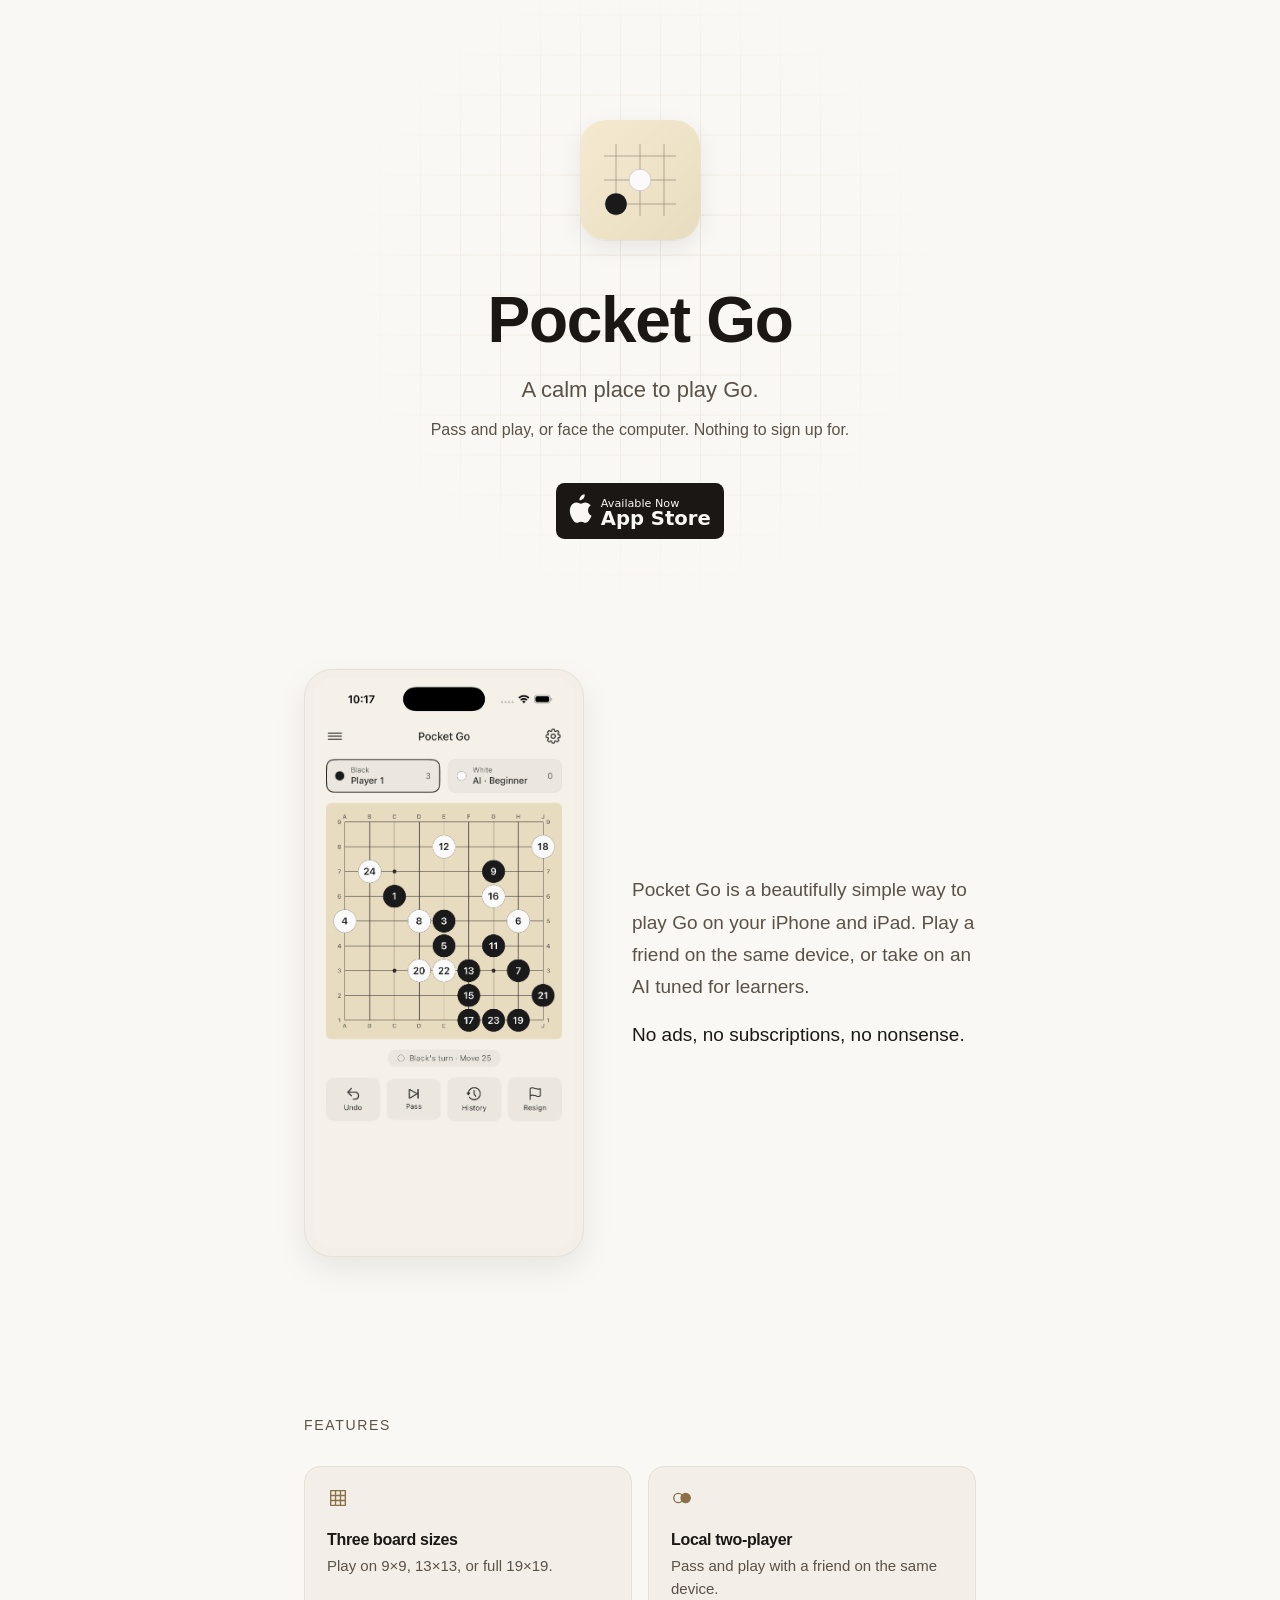
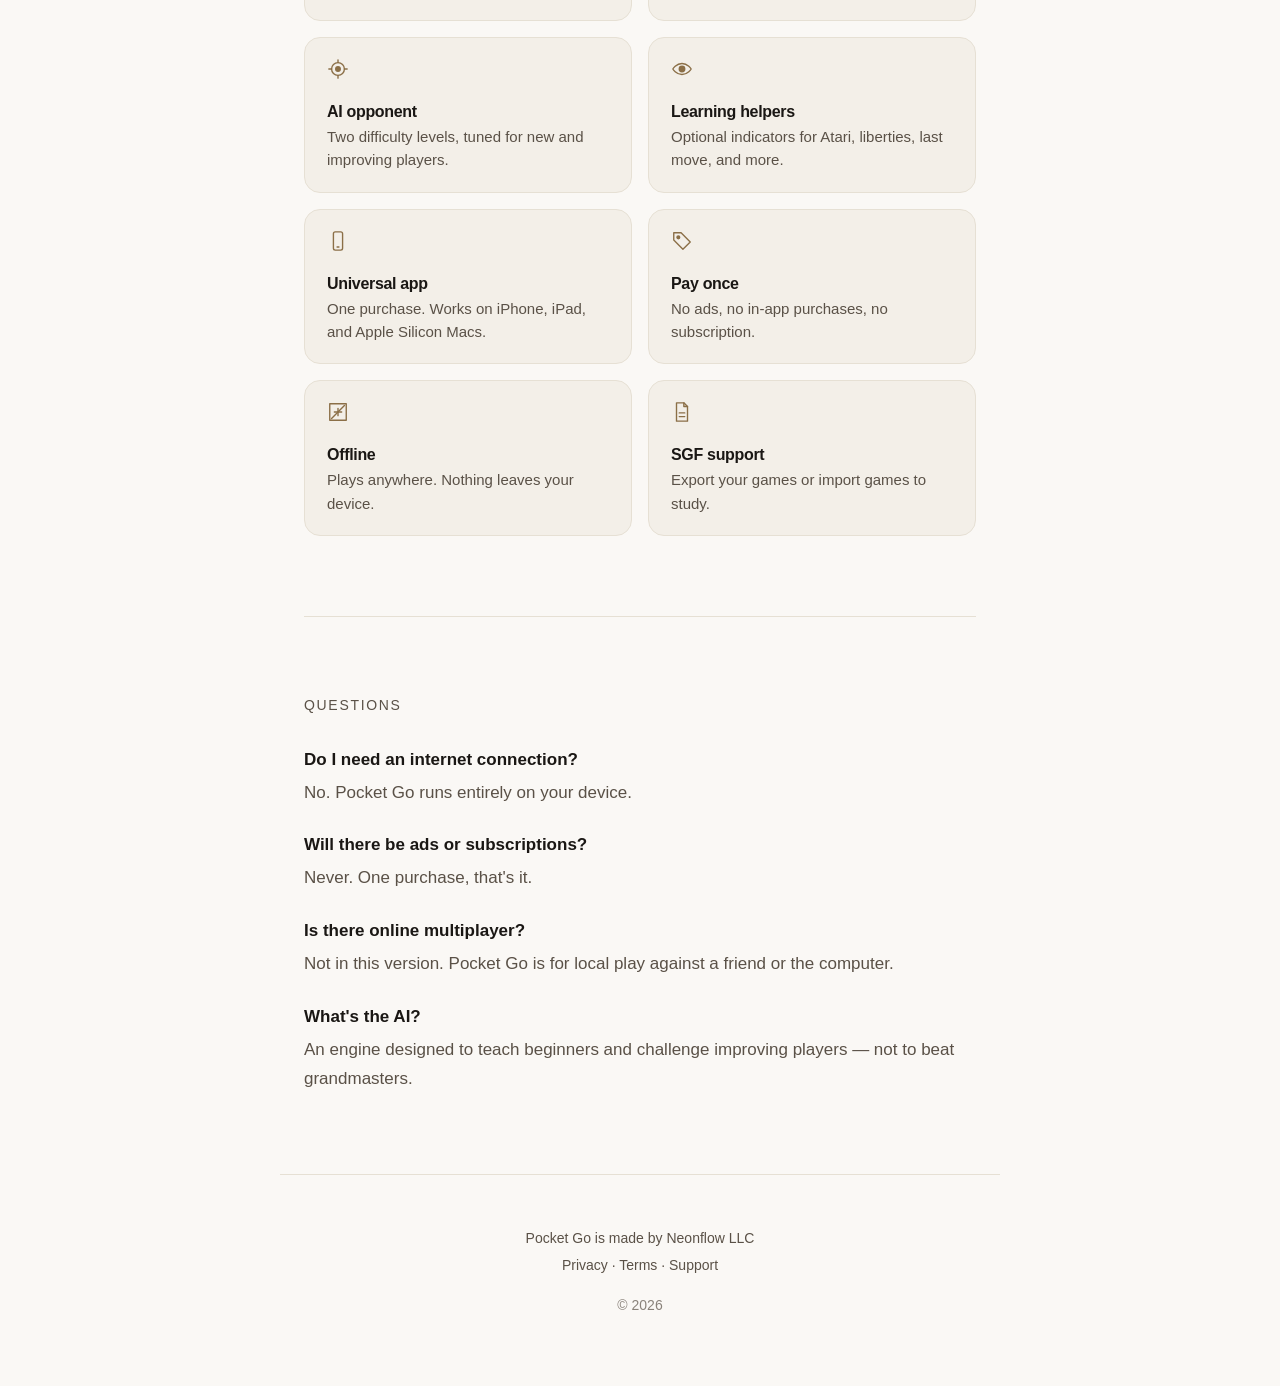
<file: index.html>
<!doctype html>
<html lang="en">
<head>
  <meta charset="utf-8">
  <meta name="viewport" content="width=device-width, initial-scale=1">
  <title>Pocket Go — A calm place to play Go</title>
  <meta name="description" content="Pocket Go is a beautifully simple way to play Go on iPhone, iPad, and Mac. Pass and play with a friend, or take on a calibrated AI opponent. No ads, no subscriptions.">

  <link rel="icon" href="/assets/favicon.svg" type="image/svg+xml">
  <link rel="apple-touch-icon" href="/assets/apple-touch-icon.png">
  <link rel="stylesheet" href="/styles.css">

  <meta property="og:title" content="Pocket Go">
  <meta property="og:description" content="A calm place to play Go. iPhone, iPad, and Mac.">
  <meta property="og:type" content="website">
  <meta property="og:url" content="https://pocketgo.app/">
  <meta property="og:image" content="https://pocketgo.app/assets/og.png">
  <meta name="twitter:card" content="summary_large_image">
  <meta name="theme-color" content="#faf8f5" media="(prefers-color-scheme: light)">
  <meta name="theme-color" content="#15130f" media="(prefers-color-scheme: dark)">
</head>
<body>

<main>

  <section class="hero">
    <div class="hero__grid" aria-hidden="true"></div>
    <img class="hero__icon" src="/assets/icon.svg" alt="Pocket Go app icon" width="120" height="120">
    <h1 class="hero__title">Pocket Go</h1>
    <p class="hero__tagline">A calm place to play Go.</p>
    <p class="hero__sub">Pass and play, or face the computer. Nothing to sign up for.</p>
    <a class="appstore" href="https://apps.apple.com/us/app/pocket-go/id6795639037" aria-label="Download Pocket Go on the App Store">
      <svg viewBox="0 0 120 40" xmlns="http://www.w3.org/2000/svg" aria-hidden="true">
        <rect width="120" height="40" rx="6" fill="currentColor"/>
        <g fill="var(--bg)" font-family="-apple-system, system-ui, sans-serif">
          <text x="32" y="17" font-size="8" font-weight="400">Available Now</text>
          <text x="32" y="30" font-size="14" font-weight="600">App Store</text>
          <path d="M19.5 11.2c.6-.7 1-1.7 1-2.7 0-.1 0-.3 0-.4-1 0-2.1.6-2.8 1.5-.6.7-1.1 1.7-1 2.7 1.1 0 2.2-.5 2.8-1.1zm1.7 2.7c-1.5-.1-2.8.9-3.5.9-.8 0-1.9-.8-3.1-.8-1.6 0-3.1.9-3.9 2.4-1.7 2.9-.4 7.2 1.2 9.6.8 1.2 1.7 2.5 3 2.4 1.2 0 1.6-.8 3.1-.8 1.4 0 1.8.8 3.1.8 1.3 0 2.1-1.2 2.9-2.3.9-1.3 1.3-2.6 1.4-2.7-2.9-1.1-3.5-5.7-.6-7.3-.8-1.2-2.2-1.9-3.6-2.2z"/>
        </g>
      </svg>
    </a>
  </section>

  <section class="intro">
    <figure class="device device--lead">
      <img src="/assets/screenshots/midgame.png" alt="A game in progress on a 9×9 board" width="1206" height="2622">
    </figure>
    <div class="intro__text">
      <p>Pocket Go is a beautifully simple way to play Go on your iPhone and iPad. Play a friend on the same device, or take on an AI tuned for learners.</p>
      <p>No ads, no subscriptions, no nonsense.</p>
    </div>
  </section>

  <section class="features">
    <h2 class="section-title">Features</h2>
    <ul class="feature-grid">
      <li>
        <svg class="feature__icon" viewBox="0 0 24 24" aria-hidden="true"><path d="M4 4h16v16H4zM4 9.3h16M4 14.7h16M9.3 4v16M14.7 4v16"/></svg>
        <h3>Three board sizes</h3>
        <p>Play on 9×9, 13×13, or full 19×19.</p>
      </li>
      <li>
        <svg class="feature__icon" viewBox="0 0 24 24" aria-hidden="true"><circle cx="8" cy="12" r="5"/><circle cx="16" cy="12" r="5" fill="currentColor"/></svg>
        <h3>Local two-player</h3>
        <p>Pass and play with a friend on the same device.</p>
      </li>
      <li>
        <svg class="feature__icon" viewBox="0 0 24 24" aria-hidden="true"><circle cx="12" cy="12" r="7"/><circle cx="12" cy="12" r="2.5" fill="currentColor"/><path d="M12 2v3M12 19v3M2 12h3M19 12h3"/></svg>
        <h3>AI opponent</h3>
        <p>Two difficulty levels, tuned for new and improving players.</p>
      </li>
      <li>
        <svg class="feature__icon" viewBox="0 0 24 24" aria-hidden="true"><path d="M2 12s3.5-6 10-6 10 6 10 6-3.5 6-10 6S2 12 2 12z"/><circle cx="12" cy="12" r="3" fill="currentColor"/></svg>
        <h3>Learning helpers</h3>
        <p>Optional indicators for Atari, liberties, last move, and more.</p>
      </li>
      <li>
        <svg class="feature__icon" viewBox="0 0 24 24" aria-hidden="true"><rect x="7" y="2" width="10" height="20" rx="2"/><path d="M11 18.5h2"/></svg>
        <h3>Universal app</h3>
        <p>One purchase. Works on iPhone, iPad, and Apple Silicon Macs.</p>
      </li>
      <li>
        <svg class="feature__icon" viewBox="0 0 24 24" aria-hidden="true"><path d="M3 3h8l10 10-8 8L3 11z"/><circle cx="8" cy="8" r="1.5" fill="currentColor"/></svg>
        <h3>Pay once</h3>
        <p>No ads, no in-app purchases, no subscription.</p>
      </li>
      <li>
        <svg class="feature__icon" viewBox="0 0 24 24" aria-hidden="true"><path d="M3 3h18v18H3z"/><path d="M8 12h8M12 8v8"/><path d="M5 19L19 5"/></svg>
        <h3>Offline</h3>
        <p>Plays anywhere. Nothing leaves your device.</p>
      </li>
      <li>
        <svg class="feature__icon" viewBox="0 0 24 24" aria-hidden="true"><path d="M6 2h8l4 4v16H6z"/><path d="M14 2v4h4M9 13h6M9 17h6"/></svg>
        <h3>SGF support</h3>
        <p>Export your games or import games to study.</p>
      </li>
    </ul>
  </section>


  <section class="faq">
    <h2 class="section-title">Questions</h2>
    <dl>
      <dt>Do I need an internet connection?</dt>
      <dd>No. Pocket Go runs entirely on your device.</dd>

      <dt>Will there be ads or subscriptions?</dt>
      <dd>Never. One purchase, that's it.</dd>

      <dt>Is there online multiplayer?</dt>
      <dd>Not in this version. Pocket Go is for local play against a friend or the computer.</dd>

      <dt>What's the AI?</dt>
      <dd>An engine designed to teach beginners and challenge improving players — not to beat grandmasters.</dd>
    </dl>
  </section>

</main>

<footer>
  <p>Pocket Go is made by <a href="https://neonflow.co" target="_blank" rel="noopener">Neonflow LLC</a></p>
  <p>
    <a href="/privacy">Privacy</a>
    <span aria-hidden="true">·</span>
    <a href="/terms">Terms</a>
    <span aria-hidden="true">·</span>
    <a href="/support">Support</a>
  </p>
  <p class="footer__year">© <span id="year">2026</span></p>
</footer>

</body>
</html>
</file>
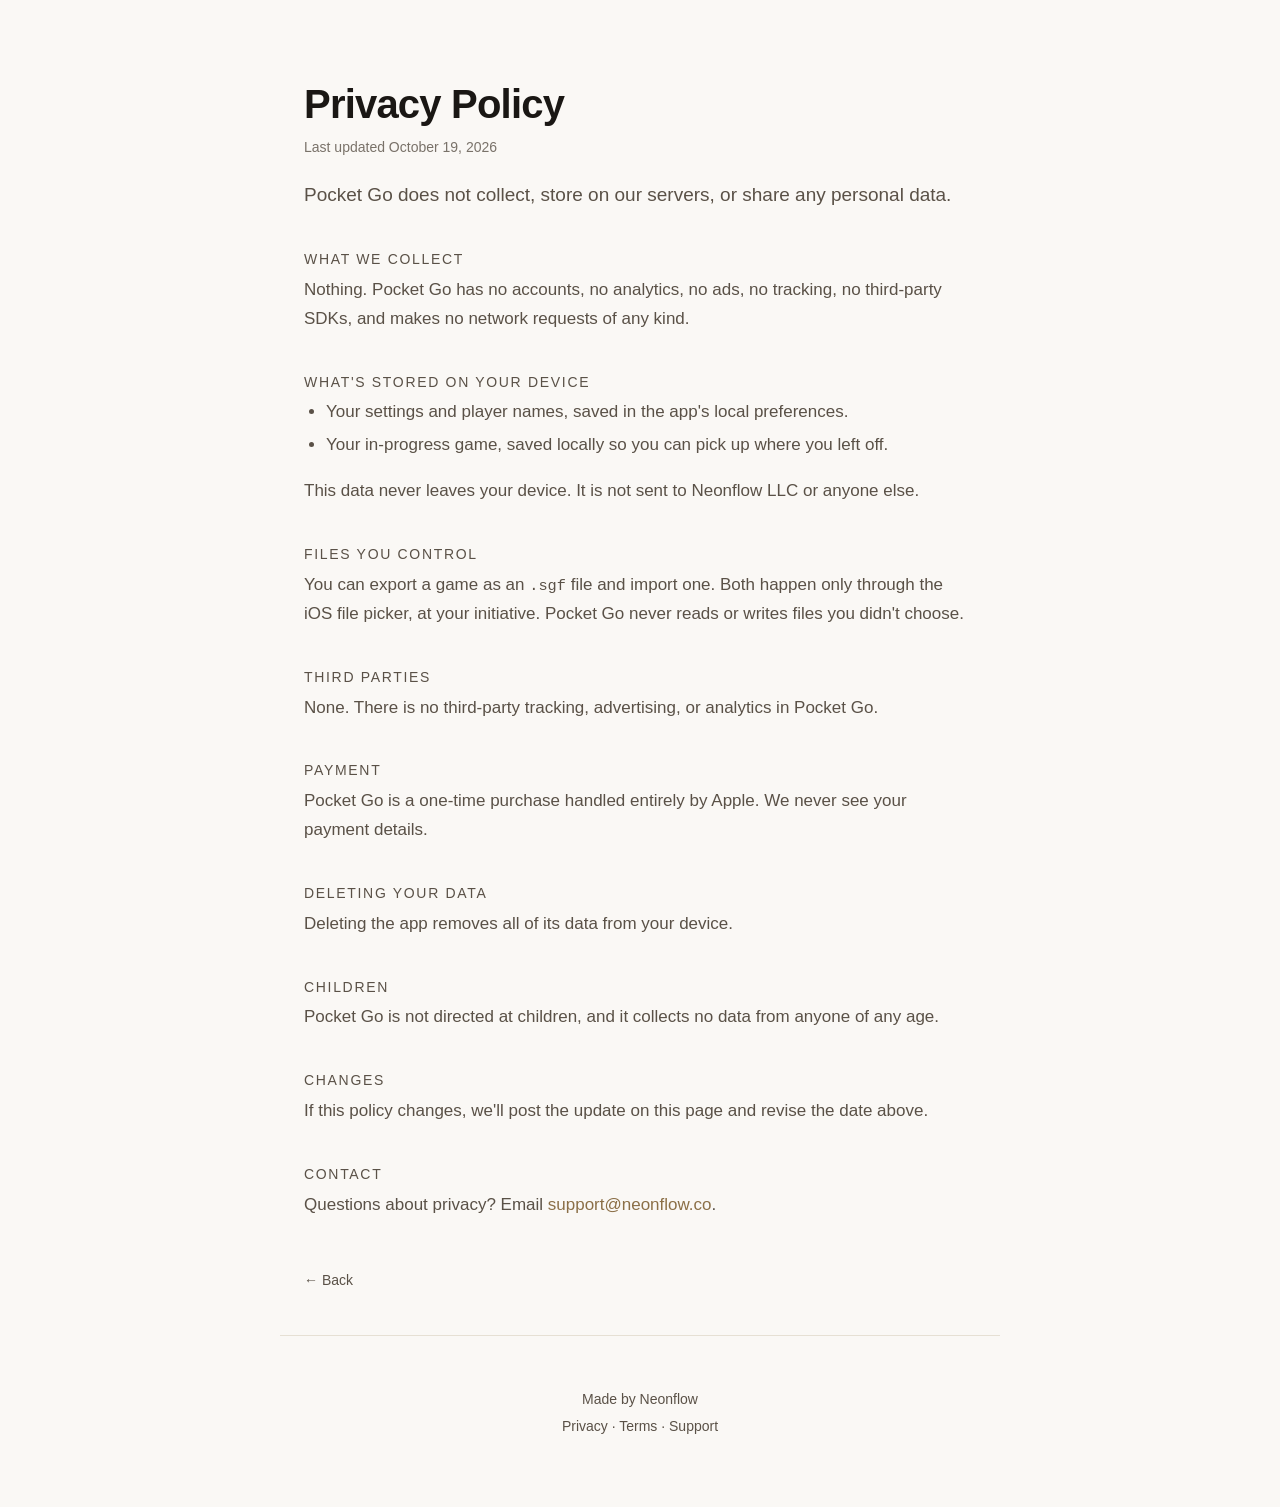
<file: privacy/index.html>
<!doctype html>
<html lang="en">
<head>
  <meta charset="utf-8">
  <meta name="viewport" content="width=device-width, initial-scale=1">
  <title>Privacy — Pocket Go</title>
  <meta name="description" content="Pocket Go does not collect, store on our servers, or share any personal data.">
  <link rel="icon" href="/assets/favicon.svg" type="image/svg+xml">
  <link rel="stylesheet" href="/styles.css">
</head>
<body>

<main>
  <article class="page">
    <h1>Privacy Policy</h1>
    <p class="page__meta">Last updated October 19, 2026</p>

    <p class="page__lead">Pocket Go does not collect, store on our servers, or share any personal data.</p>

    <h2>What we collect</h2>
    <p>Nothing. Pocket Go has no accounts, no analytics, no ads, no tracking, no third-party SDKs, and makes no network requests of any kind.</p>

    <h2>What's stored on your device</h2>
    <ul>
      <li>Your settings and player names, saved in the app's local preferences.</li>
      <li>Your in-progress game, saved locally so you can pick up where you left off.</li>
    </ul>
    <p>This data never leaves your device. It is not sent to Neonflow LLC or anyone else.</p>

    <h2>Files you control</h2>
    <p>You can export a game as an <code>.sgf</code> file and import one. Both happen only through the iOS file picker, at your initiative. Pocket Go never reads or writes files you didn't choose.</p>

    <h2>Third parties</h2>
    <p>None. There is no third-party tracking, advertising, or analytics in Pocket Go.</p>

    <h2>Payment</h2>
    <p>Pocket Go is a one-time purchase handled entirely by Apple. We never see your payment details.</p>

    <h2>Deleting your data</h2>
    <p>Deleting the app removes all of its data from your device.</p>

    <h2>Children</h2>
    <p>Pocket Go is not directed at children, and it collects no data from anyone of any age.</p>

    <h2>Changes</h2>
    <p>If this policy changes, we'll post the update on this page and revise the date above.</p>

    <h2>Contact</h2>
    <p>Questions about privacy? Email <a href="mailto:support@neonflow.co">support@neonflow.co</a>.</p>

    <a class="back" href="/">← Back</a>
  </article>
</main>

<footer>
  <p>Made by <a href="https://neonflow.co" target="_blank">Neonflow</a></p>
  <p>
    <a href="/privacy">Privacy</a>
    <span aria-hidden="true">·</span>
    <a href="/terms">Terms</a>
    <span aria-hidden="true">·</span>
    <a href="/support">Support</a>
  </p>
</footer>

</body>
</html>
</file>
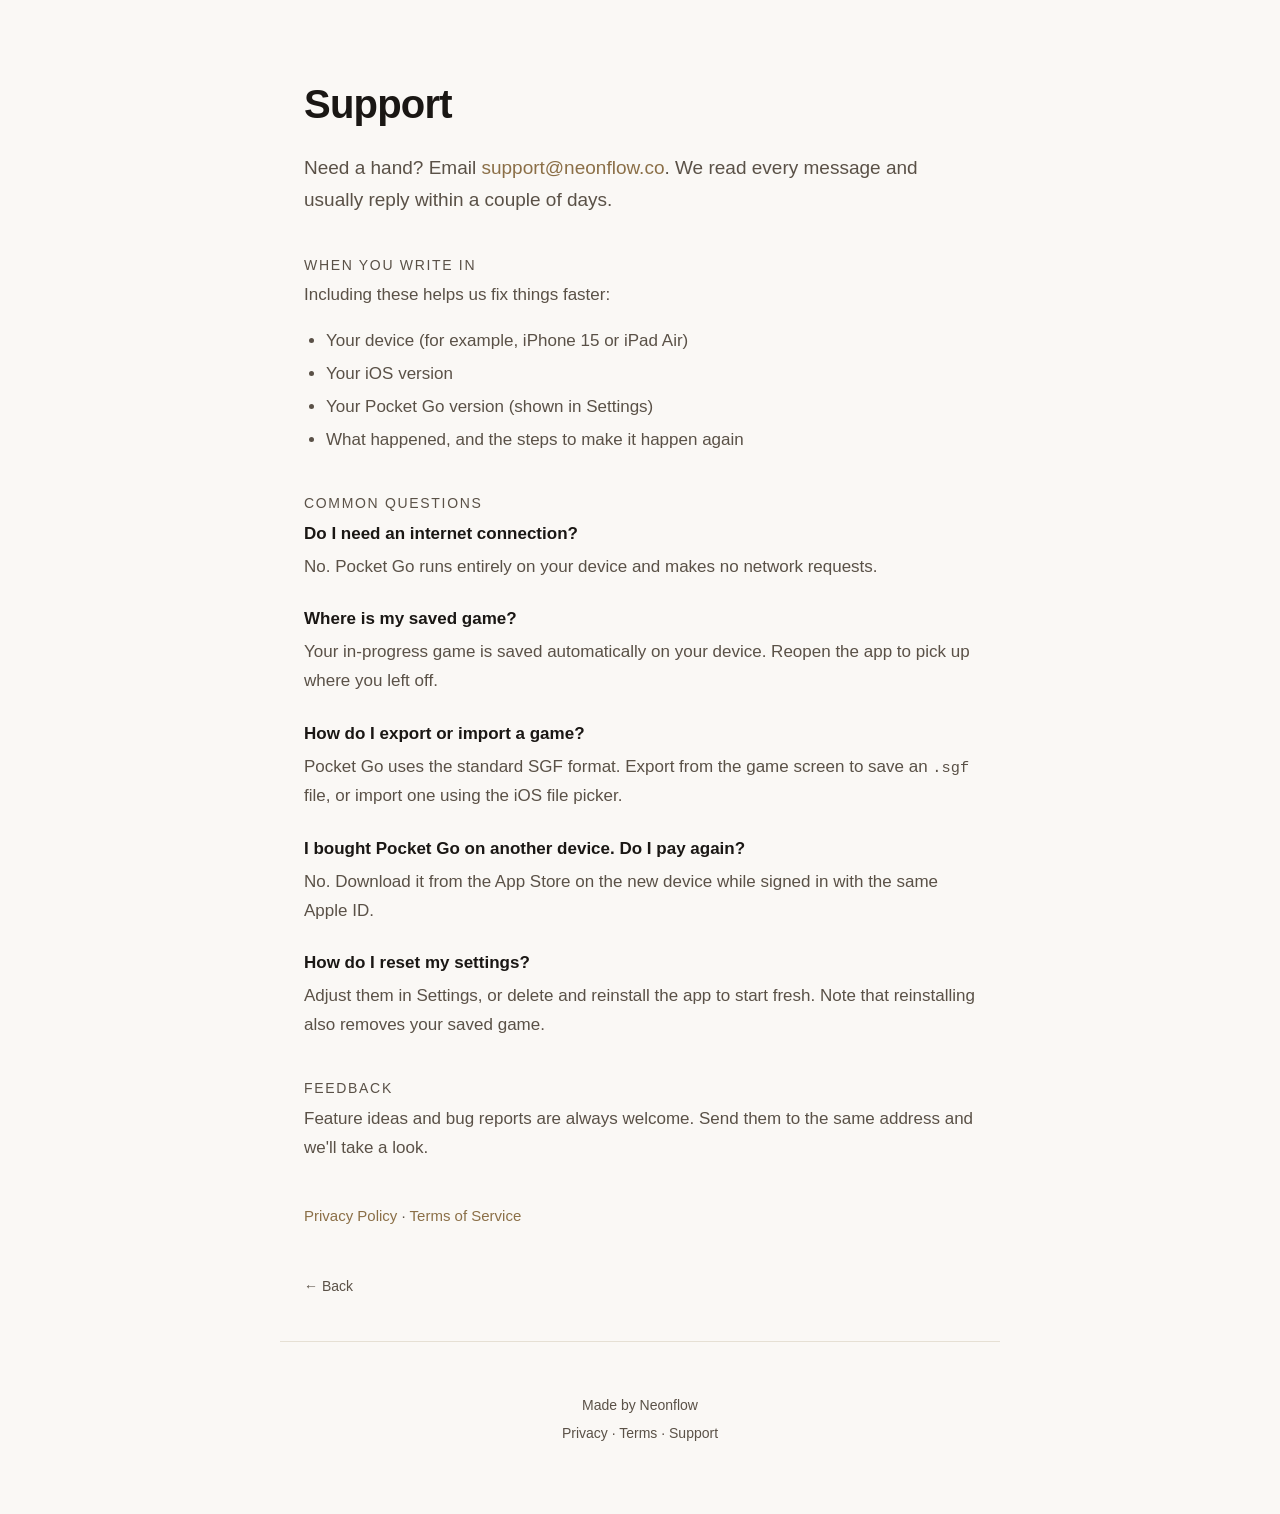
<file: support/index.html>
<!doctype html>
<html lang="en">
<head>
  <meta charset="utf-8">
  <meta name="viewport" content="width=device-width, initial-scale=1">
  <title>Support — Pocket Go</title>
  <meta name="description" content="Get help with Pocket Go.">
  <link rel="icon" href="/assets/favicon.svg" type="image/svg+xml">
  <link rel="stylesheet" href="/styles.css">
</head>
<body>

<main>
  <article class="page">
    <h1>Support</h1>

    <p class="page__lead">Need a hand? Email <a href="mailto:support@neonflow.co">support@neonflow.co</a>. We read every message and usually reply within a couple of days.</p>

    <h2>When you write in</h2>
    <p>Including these helps us fix things faster:</p>
    <ul>
      <li>Your device (for example, iPhone 15 or iPad Air)</li>
      <li>Your iOS version</li>
      <li>Your Pocket Go version (shown in Settings)</li>
      <li>What happened, and the steps to make it happen again</li>
    </ul>

    <h2>Common questions</h2>
    <dl>
      <dt>Do I need an internet connection?</dt>
      <dd>No. Pocket Go runs entirely on your device and makes no network requests.</dd>

      <dt>Where is my saved game?</dt>
      <dd>Your in-progress game is saved automatically on your device. Reopen the app to pick up where you left off.</dd>

      <dt>How do I export or import a game?</dt>
      <dd>Pocket Go uses the standard SGF format. Export from the game screen to save an <code>.sgf</code> file, or import one using the iOS file picker.</dd>

      <dt>I bought Pocket Go on another device. Do I pay again?</dt>
      <dd>No. Download it from the App Store on the new device while signed in with the same Apple ID.</dd>

      <dt>How do I reset my settings?</dt>
      <dd>Adjust them in Settings, or delete and reinstall the app to start fresh. Note that reinstalling also removes your saved game.</dd>
    </dl>

    <h2>Feedback</h2>
    <p>Feature ideas and bug reports are always welcome. Send them to the same address and we'll take a look.</p>

    <p class="page__links"><a href="/privacy">Privacy Policy</a> · <a href="/terms">Terms of Service</a></p>

    <a class="back" href="/">← Back</a>
  </article>
</main>

<footer>
  <p>Made by <a href="https://neonflow.co" target="_blank">Neonflow</a></p>
  <p>
    <a href="/privacy">Privacy</a>
    <span aria-hidden="true">·</span>
    <a href="/terms">Terms</a>
    <span aria-hidden="true">·</span>
    <a href="/support">Support</a>
  </p>
</footer>

</body>
</html>
</file>
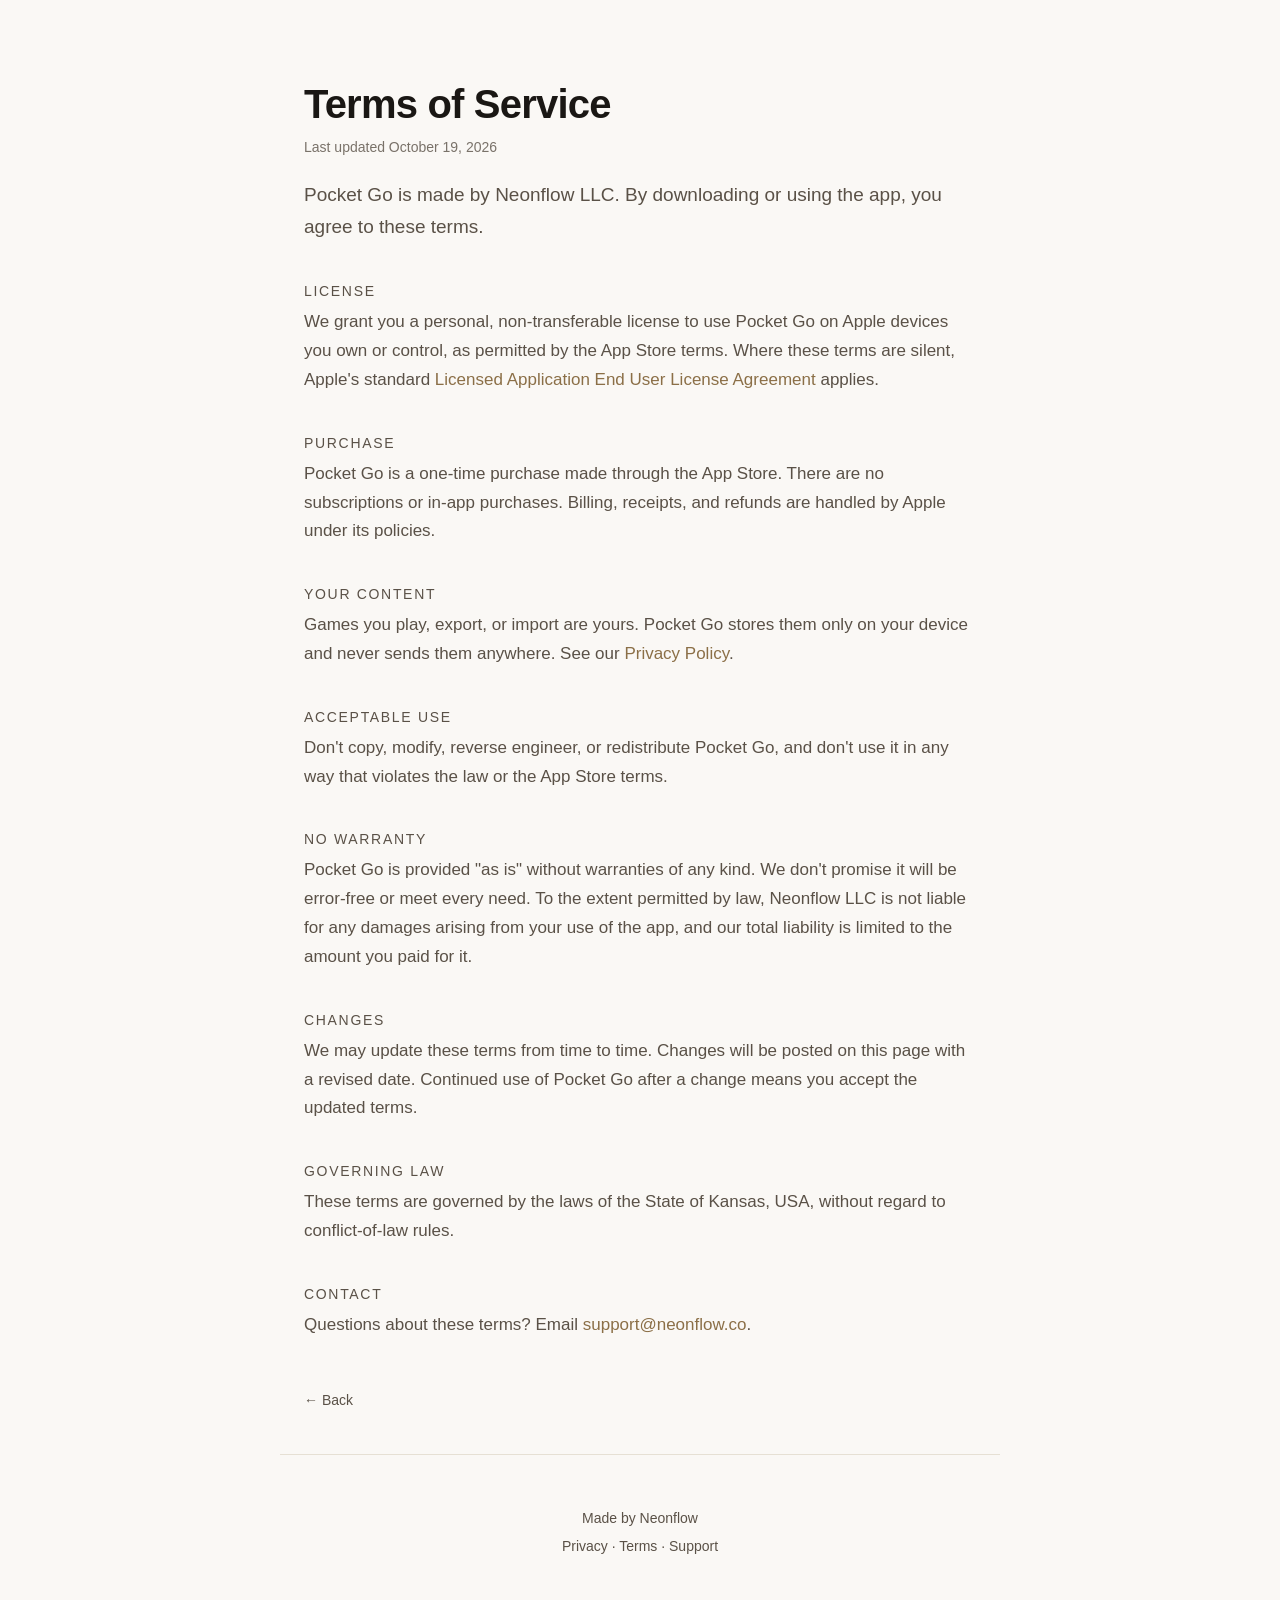
<file: terms/index.html>
<!doctype html>
<html lang="en">
<head>
  <meta charset="utf-8">
  <meta name="viewport" content="width=device-width, initial-scale=1">
  <title>Terms — Pocket Go</title>
  <meta name="description" content="Terms of service for Pocket Go.">
  <link rel="icon" href="/assets/favicon.svg" type="image/svg+xml">
  <link rel="stylesheet" href="/styles.css">
</head>
<body>

<main>
  <article class="page">
    <h1>Terms of Service</h1>
    <p class="page__meta">Last updated October 19, 2026</p>

    <p class="page__lead">Pocket Go is made by Neonflow LLC. By downloading or using the app, you agree to these terms.</p>

    <h2>License</h2>
    <p>We grant you a personal, non-transferable license to use Pocket Go on Apple devices you own or control, as permitted by the App Store terms. Where these terms are silent, Apple's standard <a href="https://www.apple.com/legal/internet-services/itunes/dev/stdeula/" target="_blank" rel="noopener">Licensed Application End User License Agreement</a> applies.</p>

    <h2>Purchase</h2>
    <p>Pocket Go is a one-time purchase made through the App Store. There are no subscriptions or in-app purchases. Billing, receipts, and refunds are handled by Apple under its policies.</p>

    <h2>Your content</h2>
    <p>Games you play, export, or import are yours. Pocket Go stores them only on your device and never sends them anywhere. See our <a href="/privacy">Privacy Policy</a>.</p>

    <h2>Acceptable use</h2>
    <p>Don't copy, modify, reverse engineer, or redistribute Pocket Go, and don't use it in any way that violates the law or the App Store terms.</p>

    <h2>No warranty</h2>
    <p>Pocket Go is provided "as is" without warranties of any kind. We don't promise it will be error-free or meet every need. To the extent permitted by law, Neonflow LLC is not liable for any damages arising from your use of the app, and our total liability is limited to the amount you paid for it.</p>

    <h2>Changes</h2>
    <p>We may update these terms from time to time. Changes will be posted on this page with a revised date. Continued use of Pocket Go after a change means you accept the updated terms.</p>

    <h2>Governing law</h2>
    <p>These terms are governed by the laws of the State of Kansas, USA, without regard to conflict-of-law rules.</p>

    <h2>Contact</h2>
    <p>Questions about these terms? Email <a href="mailto:support@neonflow.co">support@neonflow.co</a>.</p>

    <a class="back" href="/">← Back</a>
  </article>
</main>

<footer>
  <p>Made by <a href="https://neonflow.co" target="_blank">Neonflow</a></p>
  <p>
    <a href="/privacy">Privacy</a>
    <span aria-hidden="true">·</span>
    <a href="/terms">Terms</a>
    <span aria-hidden="true">·</span>
    <a href="/support">Support</a>
  </p>
</footer>

</body>
</html>
</file>
<file: styles.css>
:root {
  --bg: #faf8f5;
  --bg-elev: #f3efe8;
  --ink: #1a1714;
  --ink-soft: #5a5147;
  --rule: #e6e0d4;
  --accent: #8b6f47;
  --board: #d9b779;
  --board-line: #3a2a17;
  --stone-black: #1a1714;
  --stone-white: #fbf9f4;
  --max: 720px;
}

@media (prefers-color-scheme: dark) {
  :root {
    --bg: #15130f;
    --bg-elev: #1f1c17;
    --ink: #ece6da;
    --ink-soft: #a39b8c;
    --rule: #2a2620;
    --accent: #c9a373;
    --board: #b88f4f;
    --board-line: #1a1208;
    --stone-black: #0a0805;
    --stone-white: #f4eedf;
  }
}

* { box-sizing: border-box; }

html { -webkit-text-size-adjust: 100%; }

body {
  margin: 0;
  background: var(--bg);
  color: var(--ink);
  font-family: -apple-system, BlinkMacSystemFont, "SF Pro Text", "Segoe UI", Roboto, sans-serif;
  font-size: 17px;
  line-height: 1.7;
  -webkit-font-smoothing: antialiased;
  text-rendering: optimizeLegibility;
}

main {
  max-width: var(--max);
  margin: 0 auto;
  padding: 0 24px;
}

h1, h2, h3 {
  font-family: -apple-system, BlinkMacSystemFont, "SF Pro Display", "Segoe UI", Roboto, sans-serif;
  font-weight: 600;
  letter-spacing: -0.02em;
  line-height: 1.2;
  margin: 0;
}

a {
  color: var(--accent);
  text-decoration: none;
}
a:hover { text-decoration: underline; }

.section-title {
  font-size: 14px;
  font-weight: 500;
  text-transform: uppercase;
  letter-spacing: 0.12em;
  color: var(--ink-soft);
  margin-bottom: 32px;
}

/* Hero ---------------------------------------------------------------- */
.hero {
  text-align: center;
  padding: 120px 0 80px;
}

.hero__icon {
  width: 120px;
  height: 120px;
  border-radius: 26px;
  box-shadow: 0 8px 24px rgba(0,0,0,0.08), 0 1px 0 rgba(0,0,0,0.04);
  margin-bottom: 32px;
}

.hero__title {
  font-size: clamp(40px, 7vw, 64px);
  margin-bottom: 12px;
}

.hero__tagline {
  font-size: clamp(18px, 2.5vw, 22px);
  color: var(--ink-soft);
  margin: 0 0 40px;
}

.appstore {
  display: inline-block;
  color: var(--ink);
  transition: transform 0.15s ease, opacity 0.15s ease;
}
.appstore:hover {
  text-decoration: none;
  opacity: 0.85;
  transform: translateY(-1px);
}
.appstore svg {
  display: block;
  width: 168px;
  height: 56px;
}

/* Hero extras ---------------------------------------------------------- */
.hero { position: relative; overflow: hidden; }
.hero__grid {
  position: absolute;
  inset: 0;
  z-index: -1;
  background-image:
    linear-gradient(var(--rule) 1px, transparent 1px),
    linear-gradient(90deg, var(--rule) 1px, transparent 1px);
  background-size: 40px 40px;
  background-position: center;
  -webkit-mask-image: radial-gradient(ellipse 60% 70% at 50% 45%, #000 20%, transparent 75%);
  mask-image: radial-gradient(ellipse 60% 70% at 50% 45%, #000 20%, transparent 75%);
  opacity: 0.7;
}
.hero__tagline { margin-bottom: 8px; }
.hero__sub {
  font-size: 16px;
  color: var(--ink-soft);
  opacity: 0.8;
  margin: 0 0 40px;
}

.hero > :not(.hero__grid) { animation: rise 0.7s ease both; }
.hero__title { animation-delay: 0.05s; }
.hero__tagline { animation-delay: 0.1s; }
.hero__sub { animation-delay: 0.15s; }
.appstore { animation-delay: 0.2s; }
@keyframes rise {
  from { opacity: 0; transform: translateY(10px); }
  to { opacity: 1; transform: none; }
}
@media (prefers-reduced-motion: reduce) {
  .hero > * { animation: none; }
}

/* Device frame --------------------------------------------------------- */
.device {
  margin: 0;
  padding: 8px;
  background: var(--bg-elev);
  border: 1px solid var(--rule);
  border-radius: 28px;
  box-shadow: 0 12px 32px rgba(0,0,0,0.08);
}
.device img {
  display: block;
  width: 100%;
  height: auto;
  border-radius: 20px;
}
.device figcaption {
  margin: 12px 0 4px;
  font-size: 13px;
  color: var(--ink-soft);
  text-align: center;
}

/* Intro ---------------------------------------------------------------- */
.intro {
  display: grid;
  grid-template-columns: 280px 1fr;
  gap: 48px;
  align-items: center;
  padding: 40px 0 80px;
}
.device--lead { max-width: 280px; }
.intro__text {
  font-size: 19px;
  color: var(--ink-soft);
}
.intro__text p { margin: 0 0 16px; }
.intro__text p:last-child { margin: 0; color: var(--ink); font-weight: 500; }

@media (max-width: 640px) {
  .intro { grid-template-columns: 1fr; gap: 32px; text-align: center; }
  .device--lead { margin: 0 auto; max-width: 240px; }
}

/* Features ------------------------------------------------------------ */
.features { padding: 80px 0; }

.feature-grid {
  list-style: none;
  padding: 0;
  margin: 0;
  display: grid;
  grid-template-columns: repeat(2, 1fr);
  gap: 16px;
}

.feature-grid li {
  background: var(--bg-elev);
  border: 1px solid var(--rule);
  border-radius: 16px;
  padding: 20px 22px;
}

.feature__icon {
  width: 22px;
  height: 22px;
  color: var(--accent);
  fill: none;
  stroke: currentColor;
  stroke-width: 1.5;
  stroke-linecap: round;
  stroke-linejoin: round;
  margin-bottom: 12px;
}

.feature-grid h3 {
  font-size: 16px;
  margin-bottom: 4px;
}

.feature-grid p {
  margin: 0;
  color: var(--ink-soft);
  font-size: 15px;
  line-height: 1.55;
}

@media (max-width: 440px) {
  .feature-grid { grid-template-columns: 1fr; }
}

@media (max-width: 560px) {
  .device { padding: 5px; border-radius: 18px; }
  .device img { border-radius: 13px; }
}

/* Pricing ------------------------------------------------------------- */
.pricing {
  padding: 80px 0;
  text-align: center;
  border-top: 1px solid var(--rule);
  border-bottom: 1px solid var(--rule);
}

.pricing__line {
  font-size: clamp(22px, 3vw, 28px);
  margin: 0;
  font-weight: 500;
  letter-spacing: -0.01em;
}
.pricing__price { color: var(--accent); }

/* FAQ ----------------------------------------------------------------- */
.faq { padding: 80px 0; border-top: 1px solid var(--rule); }

.faq dl, .page dl { margin: 0; }
.faq dt, .page dt {
  font-weight: 600;
  margin-top: 24px;
  font-size: 17px;
}
.faq dt:first-of-type, .page dt:first-of-type { margin-top: 0; }
.faq dd, .page dd {
  margin: 4px 0 0;
  color: var(--ink-soft);
}

/* Footer -------------------------------------------------------------- */
footer {
  max-width: var(--max);
  margin: 0 auto;
  padding: 48px 24px 64px;
  border-top: 1px solid var(--rule);
  text-align: center;
  color: var(--ink-soft);
  font-size: 14px;
}

footer p { margin: 4px 0; }
footer a { color: var(--ink-soft); }
footer a:hover { color: var(--ink); }

.footer__year { margin-top: 16px; opacity: 0.7; }

/* Simple pages (privacy, support) ------------------------------------- */
.page { padding: 80px 0 40px; }
.page h1 {
  font-size: clamp(28px, 4vw, 40px);
  margin-bottom: 24px;
}
.page p { color: var(--ink-soft); }
.page a.back {
  display: inline-block;
  margin-top: 32px;
  font-size: 14px;
  color: var(--ink-soft);
}
.page h2 {
  font-size: 14px;
  font-weight: 500;
  text-transform: uppercase;
  letter-spacing: 0.12em;
  color: var(--ink-soft);
  margin: 40px 0 8px;
}
.page h2 + p, .page h2 + ul, .page h2 + dl { margin-top: 0; }
.page ul { padding-left: 22px; color: var(--ink-soft); }
.page li { margin: 4px 0; }
.page code { font-size: 0.9em; }
.page__meta { font-size: 14px; margin-top: -16px; opacity: 0.8; }
.page__lead { font-size: 19px; color: var(--ink); }
.page__links { margin-top: 40px; font-size: 15px; }
</file>
